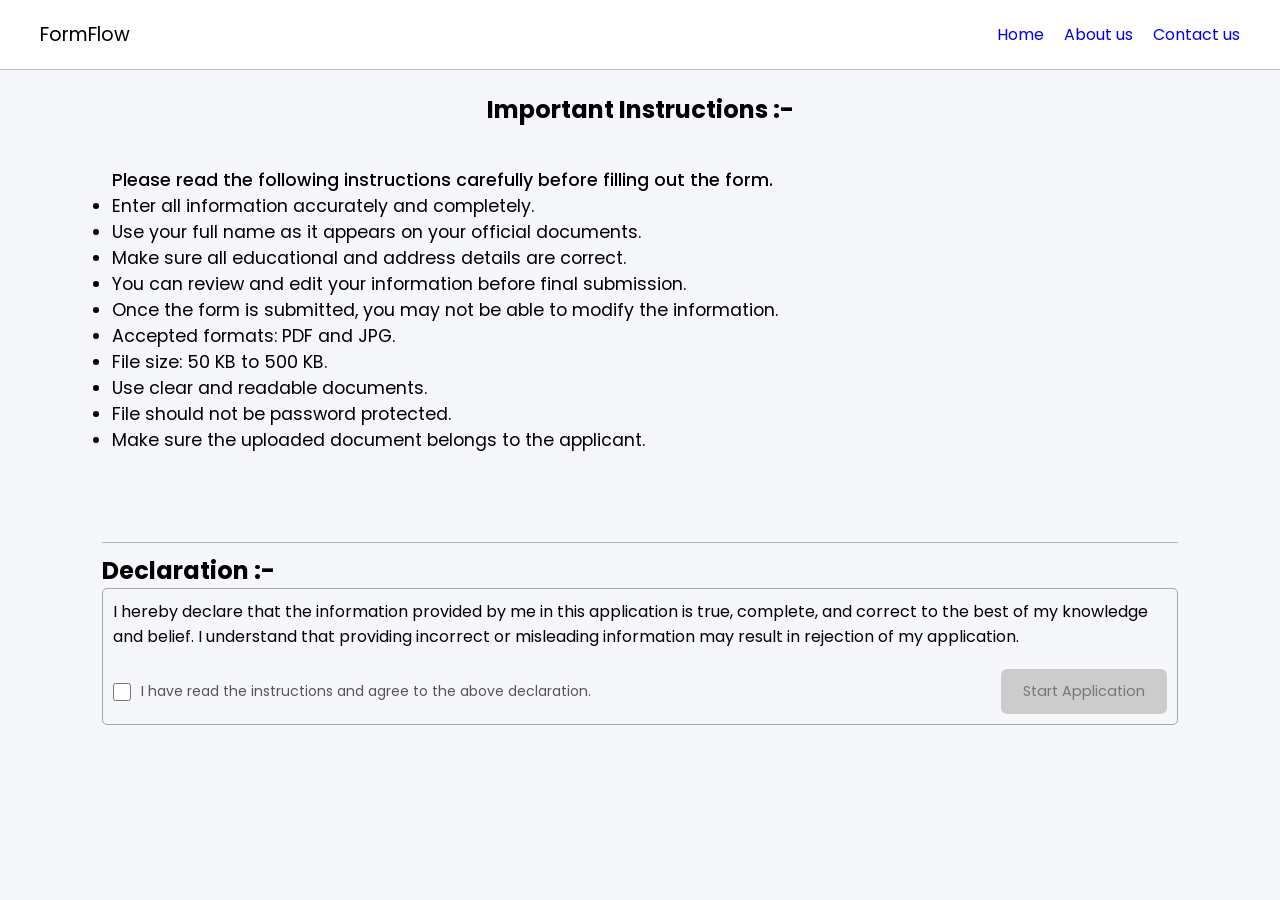
<file: index.html>
<!DOCTYPE html>
<html lang="en">

<head>
    <meta charset="UTF-8">
    <meta name="viewport" content="width=device-width, initial-scale=1.0">
    <meta name="description" content="This is Multi-page Form Website.">
    <title>Document</title>
    <link rel="preconnect" href="https://fonts.googleapis.com">
    <link rel="preconnect" href="https://fonts.gstatic.com" crossorigin>
    <link
        href="https://fonts.googleapis.com/css2?family=Poppins:ital,wght@0,100;0,200;0,300;0,400;0,500;0,600;0,700;0,800;0,900;1,100;1,200;1,300;1,400;1,500;1,600;1,700;1,800;1,900&display=swap"
        rel="stylesheet">
    <link rel="stylesheet" href="/css/style.css">
</head>

<body>
    <nav>
        <div class="logo">FormFlow</div>
        <div class="menu">
            <!-- <ul>
                <li><a href="personal.html">Personal</a></li>
                <li><a href="education.html">Education</a></li>
                <li><a href="address.html">Address</a></li>
                <li><a href="preview.html">View/Edit</a></li>
                <li><a href="submit.html">Submit</a></li>
            </ul> -->
            <ul>
                <li><a href="/">Home</a></li>
                <li><a href="/">About us</a></li>
                <li><a href="/">Contact us</a></li>
            </ul>
        </div>
    </nav>
    <main>
        <section class="announcement">
            <h1>Important Instructions :-</h1>
            <div class="announcementCont">
                <p class="intro">
                    Please read the following instructions carefully before filling out the form.
                </p>
                <ul>
                    <li>Enter all information accurately and completely.</li>
                    <li>Use your full name as it appears on your official documents.</li>
                    <li>Make sure all educational and address details are correct.</li>
                    <li>You can review and edit your information before final submission.</li>
                    <li>Once the form is submitted, you may not be able to modify the information.</li>
                    <li>Accepted formats: PDF and JPG.</li>
                    <li>File size: 50 KB to 500 KB.</li>
                    <li>Use clear and readable documents.</li>
                    <li> File should not be password protected.</li>
                    <li>Make sure the uploaded document belongs to the applicant.</li>
                </ul>
            </div>
        </section>
<div class="sectionPart"></div>
        <section class="declaration">
            <h2>Declaration :-</h2>
            <div class="declarationCont">

                <p>
                    I hereby declare that the information provided by me in this application
                    is true, complete, and correct to the best of my knowledge and belief.
                    I understand that providing incorrect or misleading information may
                    result in rejection of my application.
                </p>

                <div class="declarationBox">
                    <label class="declaration-check">
                        <input type="checkbox" id="declaration">
                        <span>
                            I have read the instructions and agree to the above declaration.
                        </span>
                    </label>
                 
                        <a href="personal.html" id="startForm"  class="btn">Start Application</a>
             
                </div>
            </div>
        </section>
    </main>
    <script src="/js/script.js"></script>
</body>

</html>
</file>
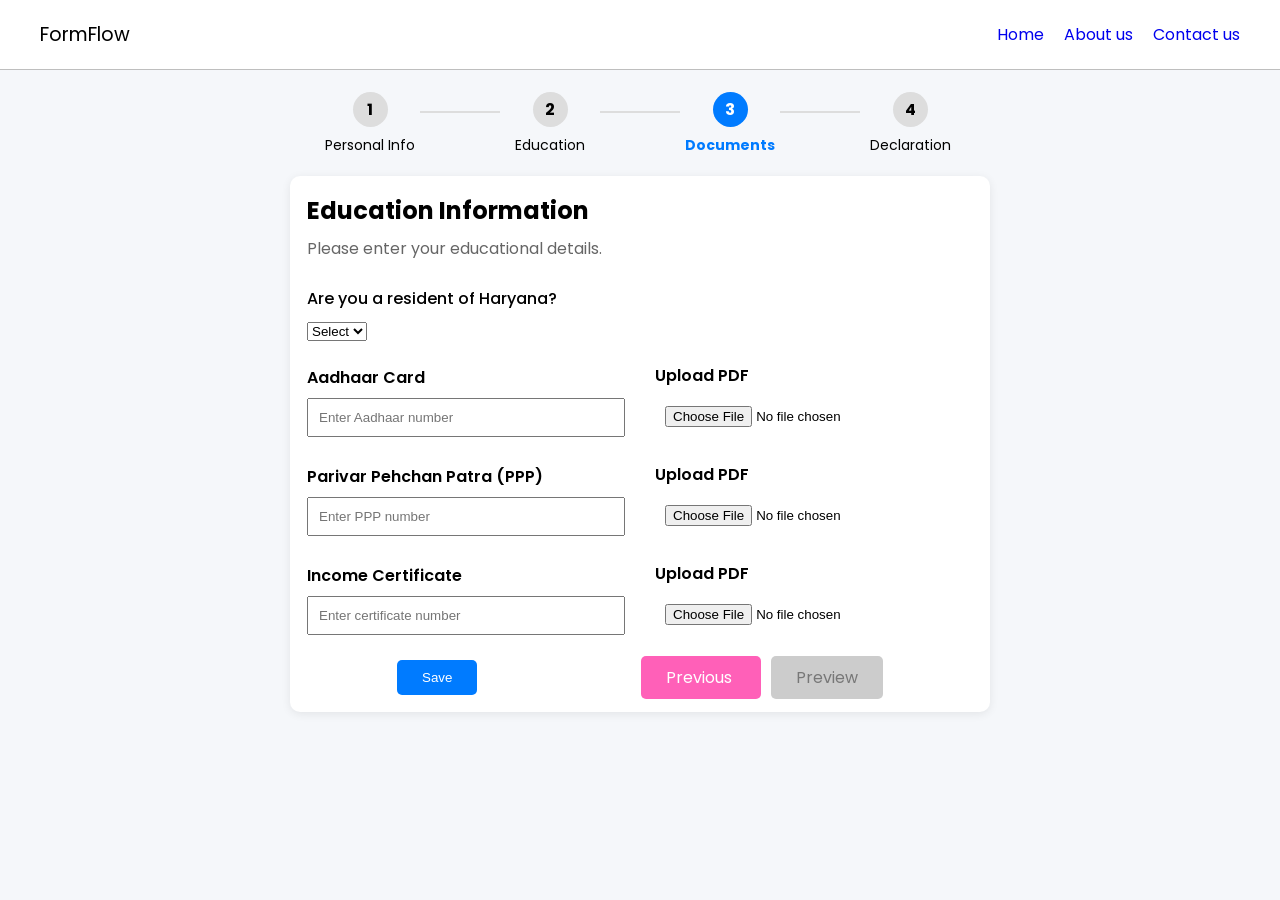
<file: document.html>
<!DOCTYPE html>
<html lang="en">

<head>
    <meta charset="UTF-8">
    <meta name="viewport" content="width=device-width, initial-scale=1.0">
    <meta name="description" content="This is Multi-page Form Website.">
    <title>Document</title>
    <link rel="preconnect" href="https://fonts.googleapis.com">
    <link rel="preconnect" href="https://fonts.gstatic.com" crossorigin>
    <link
        href="https://fonts.googleapis.com/css2?family=Poppins:ital,wght@0,100;0,200;0,300;0,400;0,500;0,600;0,700;0,800;0,900;1,100;1,200;1,300;1,400;1,500;1,600;1,700;1,800;1,900&display=swap"
        rel="stylesheet">
    <link rel="stylesheet" href="/css/style.css">
</head>

<body>
    <nav>
        <div class="logo">FormFlow</div>
        <div class="menu">
            <!-- <ul>
                <li><a href="personal.html">Personal</a></li>
                <li><a href="education.html">Education</a></li>
                <li><a href="address.html">Address</a></li>
                <li><a href="preview.html">View/Edit</a></li>
                <li><a href="submit.html">Submit</a></li>
            </ul> -->
            <ul>
                <li><a href="/">Home</a></li>
                <li><a href="/">About us</a></li>
                <li><a href="/">Contact us</a></li>
            </ul>
        </div>
    </nav>
    <main>
        <!-- Page References / Progress -->
        <section class="pagesRef">
            <div class="step ">
                <span>1</span>
                <p>Personal Info</p>
            </div>

            <div class="line"></div>

            <div class="step ">
                <span>2</span>
                <p>Education</p>
            </div>

            <div class="line"></div>

            <div class="step active">
                <span>3</span>
                <p>Documents</p>
            </div>

            <div class="line"></div>

            <div class="step">
                <span>4</span>
                <p>Declaration</p>
            </div>
        </section>

        <!-- Current Page Form -->
        <section class="personalinfo">
            <h2>Education Information</h2>
            <p>Please enter your educational details.</p>

            <form id="documentForm">

                <!-- Haryana Resident -->
                <div class="form-group resident">
                    <label for="haryanaResident">
                        Are you a resident of Haryana?
                    </label>

                    <select id="haryanaResident" name="haryanaResident" required>
                        <option value="">Select</option>
                        <option value="yes">Yes</option>
                        <option value="no">No</option>
                    </select>
                </div>
                <!-- Residence Certificate -->
                <div class="document-row" id="haryanaResidentCertificate">
                    <div class="document-info">
                        <label for="residenceNumber">
                            Haryana Residence Certificate
                        </label>
                        <input type="text" id="residenceNumber" name="residenceNumber"
                            placeholder="Enter certificate number" required>
                    </div>

                    <div class="document-file">
                        <label for="residenceFile">Upload PDF</label>
                        <input type="file" class="pdfFile" id="residenceFile" name="residenceFile" accept="application/pdf" required>
                    </div>
                </div>


                <!-- Aadhaar -->
                <div class="document-row">


                    <div class="document-info">
                        <label for="aadhaarNumber">Aadhaar Card</label>
                        <input type="text" id="aadhaarNumber" name="aadhaarNumber" placeholder="Enter Aadhaar number"
                            required>
                    </div>

                    <div class="document-file">
                        <label for="aadhaarFile">Upload PDF</label>
                        <input type="file" class="pdfFile" id="aadhaarFile" name="aadhaarFile" accept="application/pdf" required>
                    </div>
                </div>


                <!-- PPP -->
                <div class="document-row">
                    <div class="document-info">
                        <label for="pppNumber">Parivar Pehchan Patra (PPP)</label>
                        <input type="text" id="pppNumber" name="pppNumber" placeholder="Enter PPP number" required>
                    </div>

                    <div class="document-file">
                        <label for="pppFile">Upload PDF</label>
                        <input type="file" class="pdfFile" id="pppFile" name="pppFile" accept="application/pdf" required>
                    </div>
                </div>




                <!-- Income Certificate -->
                <div class="document-row">
                    <div class="document-info">
                        <label for="incomeNumber">
                            Income Certificate
                        </label>
                        <input type="text" id="incomeNumber" name="incomeNumber" placeholder="Enter certificate number"
                            required>
                    </div>

                    <div class="document-file">
                        <label for="incomeFile">Upload PDF</label>
                        <input type="file" class="pdfFile" id="incomeFile" name="incomeFile" accept="application/pdf" required>
                    </div>
                </div>


                <!-- Buttons -->
                <div class="btns">

                    <button type="submit" class="save" id="save">
                        Save
                    </button>

                    <div>
                        <a class="previous" id="previous" href="education.html">
                            Previous
                        </a>

                        <a class="next" id="next" href="preview.html" aria-disabled="true">
                            Preview
                        </a>
                    </div>

                </div>

            </form>


        </section>
    </main>
    <script src="/js/database.js"></script>
    <script src="/js/script.js"></script>
</body>

</html>
</file>
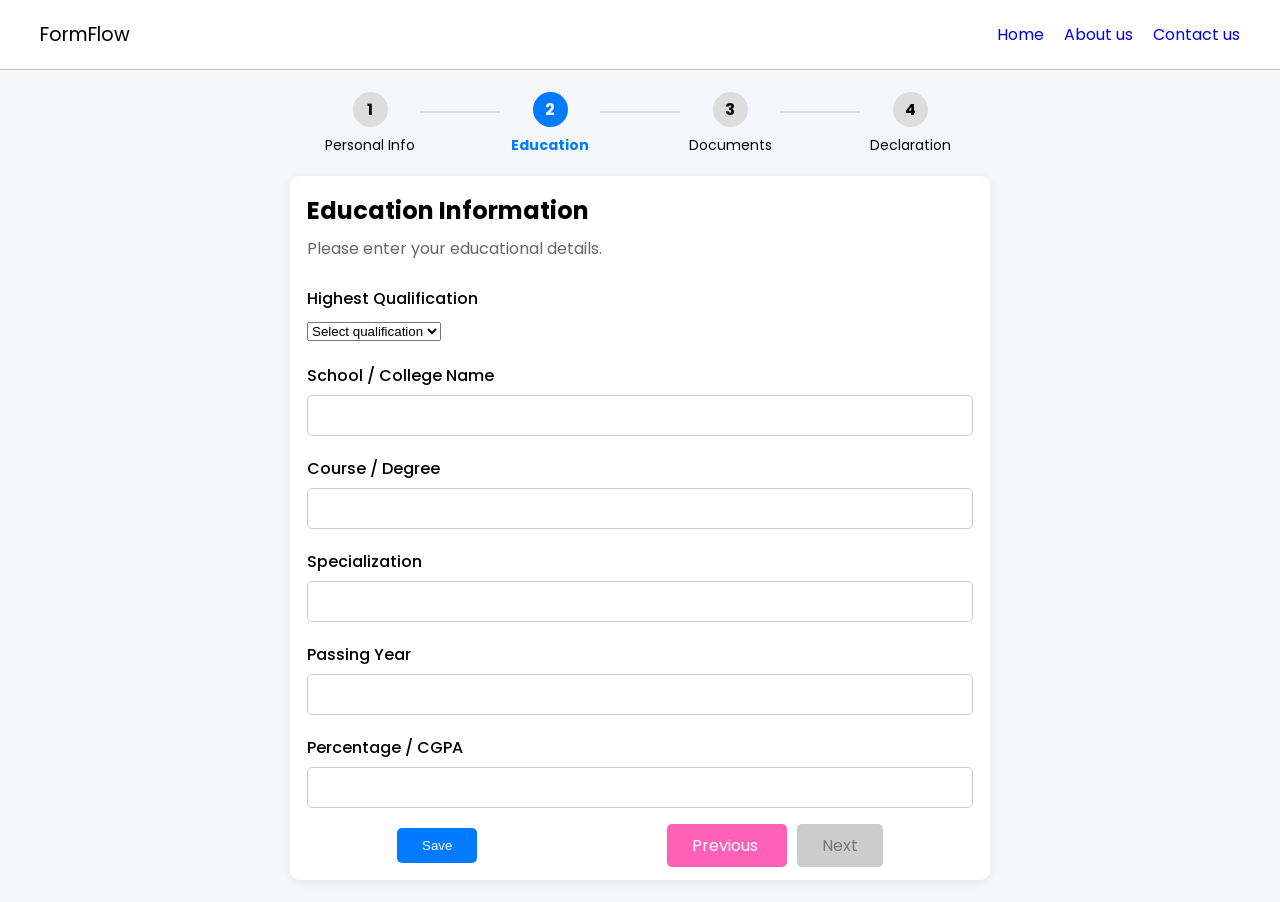
<file: education.html>
<!DOCTYPE html>
<html lang="en">

<head>
    <meta charset="UTF-8">
    <meta name="viewport" content="width=device-width, initial-scale=1.0">
    <meta name="description" content="This is Multi-page Form Website.">
    <title>Document</title>
    <link rel="preconnect" href="https://fonts.googleapis.com">
    <link rel="preconnect" href="https://fonts.gstatic.com" crossorigin>
    <link
        href="https://fonts.googleapis.com/css2?family=Poppins:ital,wght@0,100;0,200;0,300;0,400;0,500;0,600;0,700;0,800;0,900;1,100;1,200;1,300;1,400;1,500;1,600;1,700;1,800;1,900&display=swap"
        rel="stylesheet">
    <link rel="stylesheet" href="/css/style.css">
</head>

<body>
    <nav>
        <div class="logo">FormFlow</div>
        <div class="menu">
            <!-- <ul>
                <li><a href="personal.html">Personal</a></li>
                <li><a href="education.html">Education</a></li>
                <li><a href="address.html">Address</a></li>
                <li><a href="preview.html">View/Edit</a></li>
                <li><a href="submit.html">Submit</a></li>
            </ul> -->
            <ul>
                <li><a href="/">Home</a></li>
                <li><a href="/">About us</a></li>
                <li><a href="/">Contact us</a></li>
            </ul>
        </div>
    </nav>
    <main>
        <!-- Page References / Progress -->
        <section class="pagesRef">
            <div class="step ">
                <span>1</span>
                <p>Personal Info</p>
            </div>

            <div class="line"></div>

            <div class="step active">
                <span>2</span>
                <p>Education</p>
            </div>

            <div class="line"></div>

            <div class="step">
                <span>3</span>
                <p>Documents</p>
            </div>

            <div class="line"></div>

            <div class="step">
                <span>4</span>
                <p>Declaration</p>
            </div>
        </section>

        <!-- Current Page Form -->
        <section class="personalinfo">
            <h2>Education Information</h2>
            <p>Please enter your educational details.</p>

           <form id="educationForm">

    <div class="form-group">
        <label for="qualification">Highest Qualification</label>
        <select id="qualification" name="qualification" required>
            <option value="">Select qualification</option>
            <option value="10th">10th</option>
            <option value="12th">12th</option>
            <option value="diploma">Diploma</option>
            <option value="graduation">Graduation</option>
            <option value="post-graduation">Post Graduation</option>
        </select>
    </div>

    <div class="form-group">
        <label for="institution">School / College Name</label>
        <input type="text" id="institution" name="institution" required>
    </div>

    <div class="form-group">
        <label for="course">Course / Degree</label>
        <input type="text" id="course" name="course" required>
    </div>

    <div class="form-group">
        <label for="specialization">Specialization</label>
        <input type="text" id="specialization" name="specialization">
    </div>

    <div class="form-group">
        <label for="passingYear">Passing Year</label>
        <input 
            type="number" 
            id="passingYear" 
            name="passingYear"
            min="1950"
            max="2026"
            required
        >
    </div>

    <div class="form-group">
        <label for="percentage">Percentage / CGPA</label>
        <input 
            type="number" 
            id="percentage" 
            name="percentage"
            step="0.01"
            min="0"
            max="100"
            required
        >
    </div>

    <div class="btns">
        <button type="submit" class="save" id="save">Save</button>

        <div>
            <a class="previous" id="previous" href="personal.html">
                Previous
            </a>

            <a class="next" id="next" href="document.html" aria-disabled="true">
                Next
            </a>
        </div>
    </div>

</form>
        </section>
    </main>
    <script src="/js/script.js"></script>
</body>

</html>
</file>
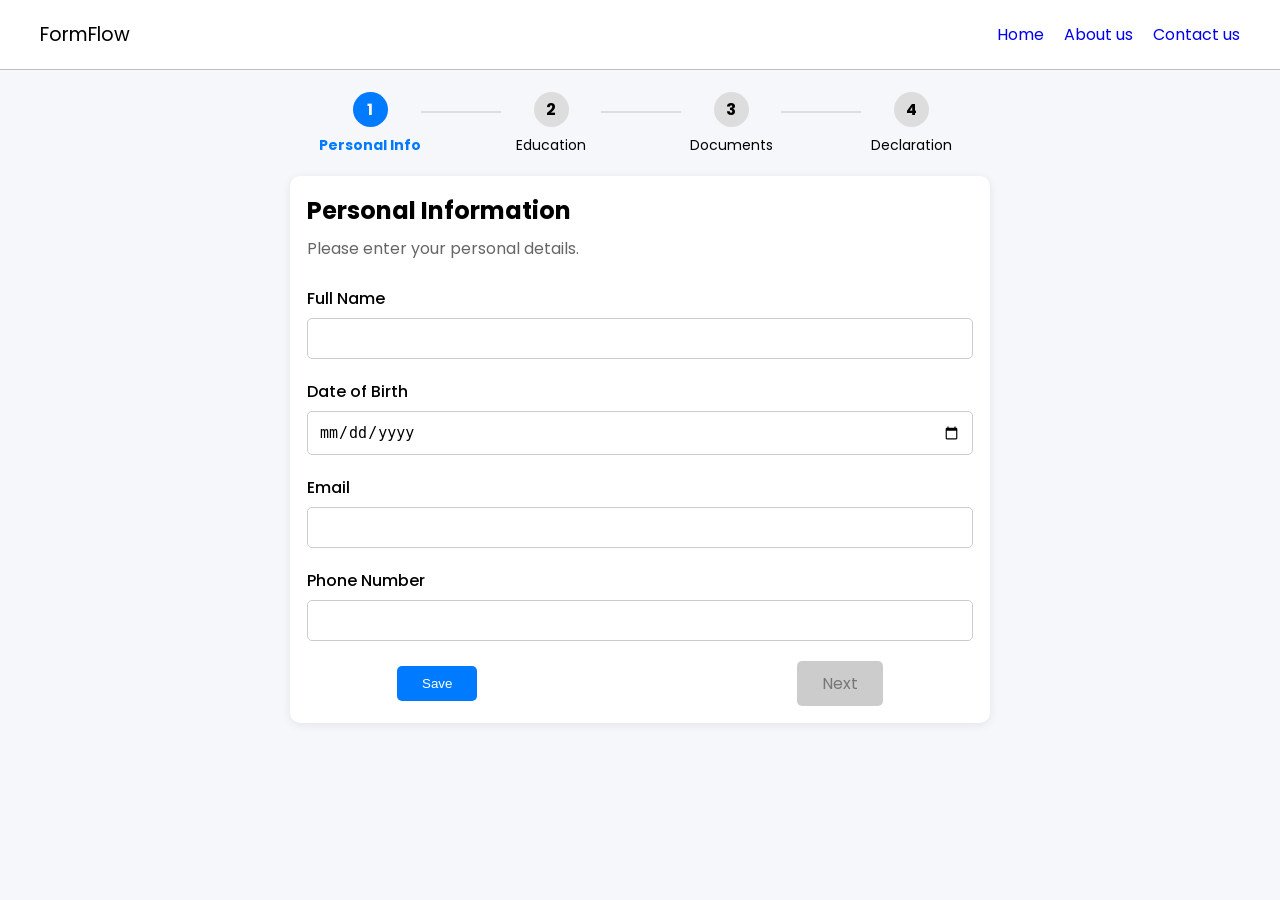
<file: personal.html>
<!DOCTYPE html>
<html lang="en">

<head>
    <meta charset="UTF-8">
    <meta name="viewport" content="width=device-width, initial-scale=1.0">
    <meta name="description" content="This is Multi-page Form Website.">
    <title>Document</title>
    <link rel="preconnect" href="https://fonts.googleapis.com">
    <link rel="preconnect" href="https://fonts.gstatic.com" crossorigin>
    <link
        href="https://fonts.googleapis.com/css2?family=Poppins:ital,wght@0,100;0,200;0,300;0,400;0,500;0,600;0,700;0,800;0,900;1,100;1,200;1,300;1,400;1,500;1,600;1,700;1,800;1,900&display=swap"
        rel="stylesheet">
    <link rel="stylesheet" href="/css/style.css">
</head>

<body>
    <nav>
        <div class="logo">FormFlow</div>
        <div class="menu">
            <!-- <ul>
                <li><a href="personal.html">Personal</a></li>
                <li><a href="education.html">Education</a></li>
                <li><a href="address.html">Address</a></li>
                <li><a href="preview.html">View/Edit</a></li>
                <li><a href="submit.html">Submit</a></li>
            </ul> -->
            <ul>
                <li><a href="/">Home</a></li>
                <li><a href="/">About us</a></li>
                <li><a href="/">Contact us</a></li>
            </ul>
        </div>
    </nav>
    <main>
        <!-- Page References / Progress -->
        <section class="pagesRef">
            <div class="step active">
                <span>1</span>
                <p>Personal Info</p>
            </div>

            <div class="line"></div>

            <div class="step">
                <span>2</span>
                <p>Education</p>
            </div>

            <div class="line"></div>

            <div class="step">
                <span>3</span>
                <p>Documents</p>
            </div>

            <div class="line"></div>

            <div class="step">
                <span>4</span>
                <p>Declaration</p>
            </div>
        </section>

        <!-- Current Page Form -->
        <section class="personalinfo">
            <h2>Personal Information</h2>
            <p>Please enter your personal details.</p>

            <form id="form">
                <div class="form-group">
                    <label for="fullname">Full Name</label>
                    <input type="text" id="fullname" name="fullname" required >
                </div>

                <div class="form-group">
                    <label for="dob">Date of Birth</label>
                    <input type="date" id="dob" name="dob" required>
                </div>

                <div class="form-group">
                    <label for="email">Email</label>
                    <input type="email" id="email" name="email" required>
                </div>

                <div class="form-group">
                    <label for="phone">Phone Number</label>
                    <input type="tel" id="phone" name="phone" required>
                </div>
                <div class="btns">
                    <button type="submit" class="save" id="save">Save</button>
                    <a class="next" id="next" href="education.html" aria-disabled="true">Next</a>
                </div>
            </form>
        </section>
    </main>
    <script src="/js/script.js"></script>
</body>

</html>
</file>
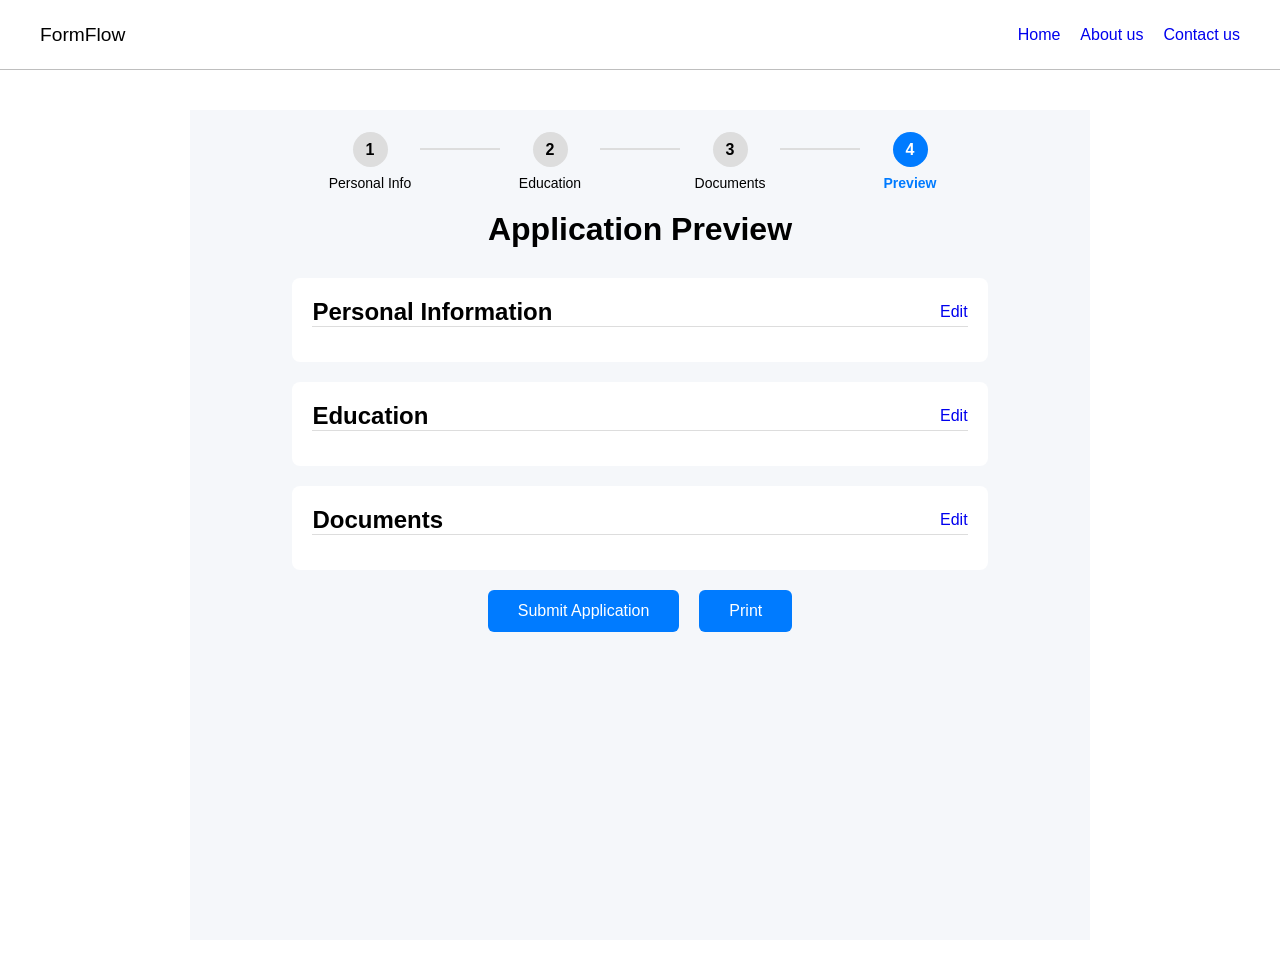
<file: preview.html>
<!DOCTYPE html>
<html lang="en">
<head>
    <meta charset="UTF-8">
    <meta name="viewport" content="width=device-width, initial-scale=1.0">

    <title>Application Preview</title>

    <link rel="stylesheet" href="/css/style.css">
</head>

<body>
 <nav>
        <div class="logo">FormFlow</div>
        <div class="menu">
            <!-- <ul>
                <li><a href="personal.html">Personal</a></li>
                <li><a href="education.html">Education</a></li>
                <li><a href="address.html">Address</a></li>
                <li><a href="preview.html">View/Edit</a></li>
                <li><a href="submit.html">Submit</a></li>
            </ul> -->
            <ul>
                <li><a href="/">Home</a></li>
                <li><a href="/">About us</a></li>
                <li><a href="/">Contact us</a></li>
            </ul>
        </div>
    </nav>
    <main class="preview-container">
 <section class="pagesRef">
            <div class="step ">
                <span>1</span>
                <p>Personal Info</p>
            </div>

            <div class="line"></div>

            <div class="step">
                <span>2</span>
                <p>Education</p>
            </div>

            <div class="line"></div>

            <div class="step">
                <span>3</span>
                <p>Documents</p>
            </div>

            <div class="line"></div>

            <div class="step active">
                <span>4</span>
                <p>Preview</p>
            </div>
        </section>

        <h1>Application Preview</h1>

        <!-- Personal Information -->
        <section class="preview-section">

            <div class="section-header">
                <h2>Personal Information</h2>
                <a href="personal.html" onclick="personaldata()">Edit</a>
            </div>

            <div id="personalPreview" class="details"></div>

        </section>


        <!-- Education -->
        <section class="preview-section">

            <div class="section-header">
                <h2>Education</h2>
                <a href="education.html">Edit</a>
            </div>

            <div id="educationPreview" class="details"></div>

        </section>


        <!-- Documents -->
        <section class="preview-section">

            <div class="section-header">
                <h2>Documents</h2>
                <a href="document.html" onclick="editF(1)">Edit</a>
            </div>

            <div id="documentsPreview" class="details"></div>

        </section>


        <div class="actions">

            <a id="submitApplication" href="submit.html">
                Submit Application
            </a>
                <button id="submitApplication" class="print">Print</button>
        </div>

    </main>

    <script src="js/database.js"></script>
    <script src="/js/preview.js"></script>
    <script src="/js/script.js"></script>
</body>
</html>
</file>
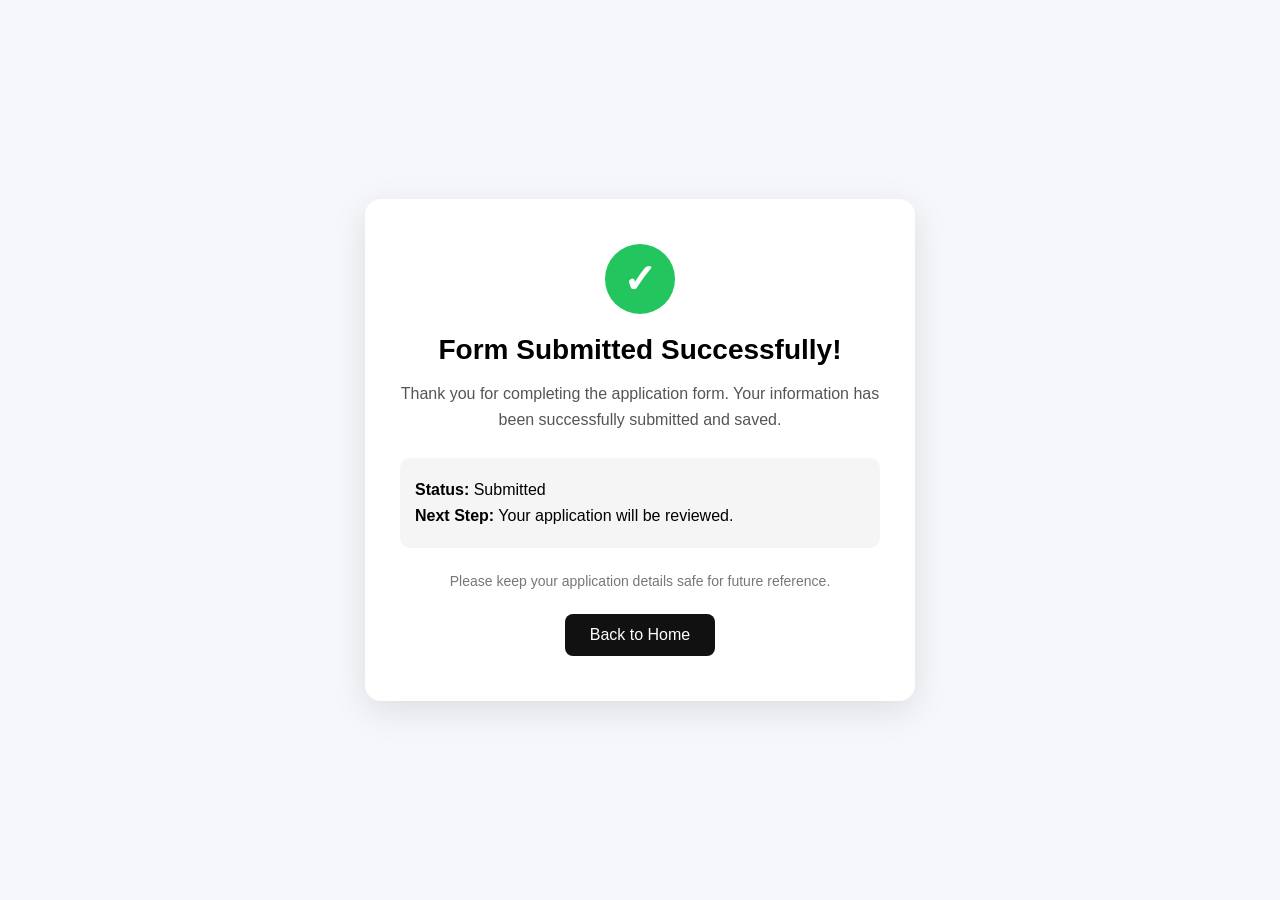
<file: submit.html>
<!DOCTYPE html>
<html lang="en">
<head>
    <meta charset="UTF-8">
    <meta name="viewport" content="width=device-width, initial-scale=1.0">
    <title>Document</title>
    <link rel="stylesheet" href="/css/style.css">
</head>
<body>
<main class="success-container">
    <div class="success-card">

        <div class="success-icon">✓</div>

        <h1>Form Submitted Successfully!</h1>

        <p class="success-message">
            Thank you for completing the application form.
            Your information has been successfully submitted and saved.
        </p>

        <div class="submission-info">
            <p><strong>Status:</strong> Submitted</p>
            <p><strong>Next Step:</strong> Your application will be reviewed.</p>
        </div>

        <p class="note">
            Please keep your application details safe for future reference.
        </p>

        <a href="index.html" class="home-btn">Back to Home</a>

    </div>
</main>

</body>
</html>
</file>
<file: css/style.css>
* {
    margin: 0;
    padding: 0;
    box-sizing: border-box;
}

body {
    font-family: "Poppins", sans-serif;
}

nav {
    height: 70px;
    display: flex;
    justify-content: space-between;
    align-items: center;
    padding: 20px 40px;
    border-bottom: 1px solid rgba(0, 0, 0, 0.255);
}

.logo {
    font-size: 1.2rem;
}

.menu ul {
    display: flex;
    gap: 20px;
}

.menu ul li {
    list-style: none;
}

.menu ul li a {
    text-decoration: none;
}

main {
    min-height: calc(100vh - 70px);
    padding: 20px 80px;


}

.announcement {
    /* border: 2px solid red; */
    min-height: 50vh;
}

.intro {
    font-size: 1.1rem;
    font-weight: 500;
}

.announcement ul {
    font-size: 1.1rem;
}

.announcementCont {
    padding: 10px;
}

.sectionPart {
    width: 100%;
    border-bottom: 1px solid rgba(0, 0, 0, 0.255);

}

.declaration {
    /* border: 2px solid red; */
    margin-top: 10px;
}

.declarationCont {
    border: 1px solid rgba(0, 0, 0, 0.325);
    padding: 10px;
    border-radius: 5px;
}

.declarationBox {
    padding-top: 20px;
    display: flex;
    align-items: center;
    justify-content: space-between;
    gap: 20px;
}

.declaration-check {
    display: flex;
    align-items: flex-start;
    gap: 10px;
    cursor: pointer;
    font-size: 14px;
    color: #555;
    line-height: 1.5;
}

.declaration-check input {
    width: 18px;
    height: 18px;
    margin-top: 2px;
    cursor: pointer;
}

#startForm {
    text-decoration: none;
    padding: 12px 22px;
    border: none;
    border-radius: 6px;
    background: #ccc;
    color: #777;
    font-size: 0.9rem;
    cursor: not-allowed;
}

#startForm.enabled {
    background: #007bff;
    color: white;
    cursor: pointer;
}

/* responsiveness for index.html */
@media (max-width:892px) {
    nav {
        flex-direction: column;
        padding: 5px 5px;

    }

    nav ul {
        gap: 40px;
    }

    .logo {
        font-weight: 800;
    }

    main {
        padding: 5px 5px;

    }

    .announcement {
        padding-bottom: 0px;

    }

    .announcement h1 {
        font-size: 1.2rem;
    }

    .announcementCont {
        padding: 5px;
    }

    .announcementCont p {
        font-size: 0.8rem;
    }

    .announcement ul {
        list-style: none;
        font-size: 0.8rem;
    }

    .declaration {
        margin-top: 3px;
    }

    .declaration h2 {
        font-size: 1.2rem;
    }

    .declarationCont {
        padding: 5px;
    }

    .declarationCont p {
        font-size: 0.8rem;
    }

    .declarationBox {
        display: flex;
        flex-direction: column;
    }
}

/* personal.css */

main {
    min-height: calc(100vh - 70px);
    padding: 22px 8%;
    background: #f5f7fa;
}

/* Top page references */
.pagesRef {
    display: flex;
    align-items: center;
    justify-content: center;
    margin-bottom: 20px;
}

.step {
    display: flex;
    flex-direction: column;
    align-items: center;
    min-width: 100px;
}

.step span {
    width: 35px;
    height: 35px;
    border-radius: 50%;
    background: #ddd;
    display: flex;
    align-items: center;
    justify-content: center;
    font-weight: bold;
}

.step p {
    margin-top: 8px;
    font-size: 14px;
}

.step.active span {
    background: #007bff;
    color: white;
}

.step.active p {
    color: #007bff;
    font-weight: bold;
}

.line {
    width: 80px;
    height: 2px;
    background: #ddd;
    margin-bottom: 25px;
}

/* Form section */
.personalinfo {
    max-width: 700px;
    margin: auto;
    background: white;
    padding: 17px;
    border-radius: 10px;
    box-shadow: 0 2px 10px rgba(0, 0, 0, 0.08);
}

.personalinfo h2 {
    margin-bottom: 8px;
}

.personalinfo>p {
    color: #666;
    margin-bottom: 25px;
}

.form-group {
    margin-bottom: 20px;
}

.form-group input {
    outline: none;
}

.form-group label {
    display: block;
    margin-bottom: 7px;
    font-weight: 500;
}

.form-group input {
    width: 100%;
    padding: 11px;
    border: 1px solid #ccc;
    border-radius: 5px;
    font-size: 15px;
    box-sizing: border-box;
}

.btns {
    display: flex;
    justify-content: space-between;
    align-items: center;
    padding: 0px 90px;
}

.save {
    padding: 10px 25px;
    border: none;
    border-radius: 5px;
    background: #007bff;
    color: white;
    cursor: pointer;
}

.next {
    padding: 10px 25px;
    border: none;
    border-radius: 5px;
    background: #ccc;
    color: #777;
    cursor: not-allowed;
    text-decoration: none;
}

#next.enabled {
    background: #007bff;
    color: white;
    cursor: pointer;
}

@media (max-width:470px) {

    main {
        padding: 20px 5px 0px 5px;
    }

    /* Top page references */
    .pagesRef {
        display: none;
       
    }

    .btns {
        padding: 0px 20px;
    }

    .save {
        padding: 5px 12px;
    }

    .next {
        padding: 5px 12px;
    }


}
.previous{
     padding: 10px 25px;
    border: none;
    border-radius: 5px;
   background: #ff60b8;
    color: white;
    cursor:pointer;
    text-decoration: none;
    margin-right: 10px;
}



/* document.html */
.document-row {
    display: grid;
    grid-template-columns: 1fr 1fr;
    gap: 30px;
    align-items: end;
    margin-bottom: 25px;

}
#haryanaResidentCertificate{
    display:none;
}
.document-info,
.document-file {
    display: flex;
    flex-direction: column;
    gap: 8px;
}

.document-info label,
.document-file label {
    font-weight: 600;
}

.document-info input,
.document-file input {
    width: 100%;
    padding: 10px;
    box-sizing: border-box;
}

/* preview.html */
.preview-container {
    width: 90%;
    max-width: 900px;
    margin: 40px auto;
}

h1 {
    text-align: center;
    margin-bottom: 30px;
}

.preview-section {
    background: white;
    padding: 20px;
    margin-bottom: 20px;
    border-radius: 8px;
}

.section-header {
    display: flex;
    justify-content: space-between;
    align-items: center;
    border-bottom: 1px solid #ddd;
    margin-bottom: 15px;
}

.section-header a {
    text-decoration: none;
}

.detail-row {
    display: flex;
    padding: 10px 0;
    border-bottom: 1px solid #eee;
}

.label {
    width: 40%;
    font-weight: bold;
}

.value {
    width: 60%;
}

.actions {
    text-align: center;
    display: flex;
    gap: 20px;
    justify-content: center;
}
.actions a{
    text-decoration: none;
}
#submitApplication {
    padding: 12px 30px;
    border: none;
    border-radius: 6px;
    background: #007bff;
    color: white;
    font-size: 16px;
    cursor: pointer;
}

/* submit.html */

.success-container {
    min-height: 100vh;
    display: flex;
    justify-content: center;
    align-items: center;
    padding: 40px 20px;
}

.success-card {
    width: 100%;
    max-width: 550px;
    padding: 45px 35px;
    text-align: center;
    background: #fff;
    border-radius: 16px;
    box-shadow: 0 10px 35px rgba(0, 0, 0, 0.1);
}

.success-icon {
    width: 70px;
    height: 70px;
    margin: 0 auto 20px;
    display: flex;
    align-items: center;
    justify-content: center;
    border-radius: 50%;
    background: #22c55e;
    color: white;
    font-size: 40px;
    font-weight: bold;
}

.success-card h1 {
    margin-bottom: 15px;
    font-size: 28px;
}

.success-message {
    color: #555;
    line-height: 1.6;
}

.submission-info {
    margin: 25px 0;
    padding: 15px;
    text-align: left;
    background: #f5f5f5;
    border-radius: 10px;
}

.submission-info p {
    margin: 8px 0;
}

.note {
    font-size: 14px;
    color: #777;
    margin-bottom: 25px;
}

.home-btn {
    display: inline-block;
    padding: 12px 25px;
    background: #111;
    color: white;
    text-decoration: none;
    border-radius: 8px;
    transition: 0.2s;
}

.home-btn:hover {
    background: #333;
}
</file>
